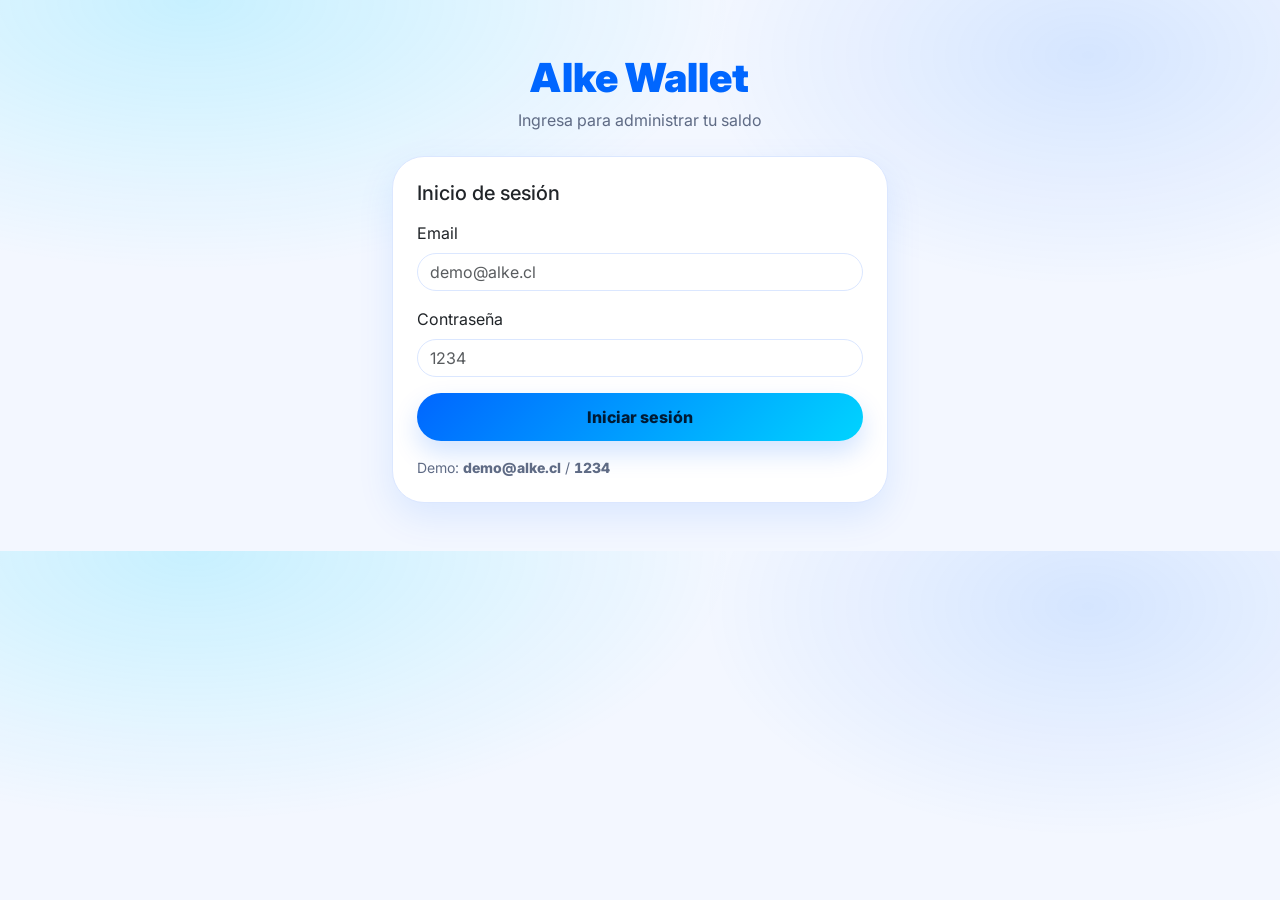
<file: index.html>
<!doctype html>
<html lang="es">
<head>
  <meta charset="utf-8" />
  <meta name="viewport" content="width=device-width, initial-scale=1" />
  <title>Alke Wallet - Login</title>
  <link rel="icon" type="image/png" sizes="64x64" href="assets/imagenes/favicon.png">
  <link href="https://cdn.jsdelivr.net/npm/bootstrap@5.3.3/dist/css/bootstrap.min.css" rel="stylesheet">
  <link rel="stylesheet" href="https://cdn.jsdelivr.net/npm/bootstrap-icons@1.11.3/font/bootstrap-icons.css">
  <link rel="stylesheet" href="assets/css/styles.css">
</head>
<body>
  <div class="container py-5" style="max-width: 520px;">
    <div class="text-center mb-4">
      <a class="navbar-brand login">Alke Wallet</a>
      <p class="text-muted mb-0">Ingresa para administrar tu saldo</p>
    </div>

    <div class="card shadow-sm">
      <div class="card-body p-4">
        <h2 class="h5 mb-3">Inicio de sesión</h2>

        <div id="loginAlert" class="alert d-none" role="alert"></div>

        <form id="loginForm">
          <div class="mb-3">
            <label class="form-label" for="email">Email</label>
            <input class="form-control" id="email" type="email" placeholder="demo@alke.cl" required>
          </div>

          <div class="mb-3">
            <label class="form-label" for="password">Contraseña</label>
            <input class="form-control" id="password" type="password" placeholder="1234" required>
          </div>

          <button class="btn btn-brand w-100" type="submit">Iniciar sesión</button>
          <p class="text-muted small mt-3 mb-0">
            Demo: <span class="mono">demo@alke.cl</span> / <span class="mono">1234</span>
          </p>
        </form>
      </div>
    </div>
  </div>

  <script src="https://code.jquery.com/jquery-3.7.1.min.js"></script>
  <script src="https://cdn.jsdelivr.net/npm/bootstrap@5.3.3/dist/js/bootstrap.bundle.min.js"></script>
  <script src="assets/js/app.js"></script>
</body>
</html>
</file>
<file: assets/css/styles.css>
@import url('https://fonts.googleapis.com/css2?family=Inter:wght@400;500;600;700;800&display=swap');

:root{
  --electric-blue:#0066FF;
  --cyan-bright:#00D4FF;
  --lime-neon:#CCFF00;
  --green-neon:#00FF88;
  --dark-text:#1A1A1A;

  --bg:#f3f7ff;       /* más azuladito */
  --card:#ffffff;
  --border:#dbe7ff;   /* borde azul suave */
}

body{
  font-family:'Inter', system-ui, sans-serif;
  background:
    radial-gradient(900px 450px at 15% 0%, rgba(0,212,255,.18), transparent 60%),
    radial-gradient(700px 420px at 85% 10%, rgba(0,102,255,.12), transparent 55%),
    var(--bg);
  color:var(--dark-text);
}

.navbar{
  background:rgba(255,255,255,.9)!important;
  border-bottom:1px solid var(--border);
  backdrop-filter: blur(10px);
}

.navbar-brand{
  font-weight:900;
  letter-spacing:.2px;
  color:var(--electric-blue)!important;
}

.navbar-brand.login{
    font-size: 40px;
}


.card{
  background:var(--card);
  border:1px solid var(--border);
  border-radius:2rem;
}

.shadow-sm{
  box-shadow:0 14px 36px rgba(0,102,255,.10)!important;
}

/* Tarjetas clickeables (menú) */
.card.card-click{
  transition: transform .15s ease, box-shadow .15s ease, border-color .15s ease;
}
.card.card-click:hover{
  transform: translateY(-2px);
  border-color: rgba(0,102,255,.35);
  box-shadow:0 18px 44px rgba(0,102,255,.16)!important;
}

/* Títulos más pro */
h1,h2,h3,h4,h5{ font-weight:900; }
.text-muted{ color:#5f6b85!important; }

/* Botón principal con gradiente */
.btn-brand{
  background: linear-gradient(135deg, var(--electric-blue), var(--cyan-bright));
  border: none;
  color: #001a33;
  font-weight:800;
  border-radius:2.5rem;
  padding:.75rem 1.25rem;
  box-shadow:0 12px 26px rgba(0,102,255,.18);
}
.btn-brand:hover{
  filter: brightness(.98);
  transform: translateY(-1px);
}

/* Botón “mint” para acciones positivas */
.btn-mint{
  background: linear-gradient(135deg, var(--green-neon), var(--lime-neon));
  border:none;
  color:#05302a;
  font-weight:800;
  border-radius:2.5rem;
  box-shadow:0 10px 22px rgba(0,255,136,.18);
}

/* Inputs más modernos */
.form-control,.form-select,.input-group-text{
  background:var(--card);
  color:var(--dark-text);
  border-color:var(--border);
  border-radius:1.5rem;
}
.form-control:focus,.form-select:focus{
  border-color: rgba(0,212,255,.8);
  box-shadow:0 0 0 .22rem rgba(0,212,255,.20);
}

.mono{
  font-variant-numeric:tabular-nums;
  font-weight:800;
}

/* Badges y detalles */
.badge.bg-success{
  background: linear-gradient(135deg, var(--green-neon), var(--lime-neon))!important;
  color:#05302a;
  font-weight:900;
}
.badge.bg-danger{
  background: linear-gradient(135deg, #ff3b7a, #ff7a59)!important;
  font-weight:900;
}
.btn-brand,
.btn-mint{
  transition: all .2s ease-in-out;
}

.btn-brand:hover{
  background: linear-gradient(135deg, var(--cyan-bright), var(--electric-blue));
  color:#001a33;
  transform: translateY(-1px) scale(1.02);
  box-shadow:0 14px 30px rgba(0,102,255,.25);
}

.btn-mint:hover{
  background: linear-gradient(135deg, var(--lime-neon), var(--green-neon));
  color:#05302a;
  transform: translateY(-1px) scale(1.02);
  box-shadow:0 14px 28px rgba(0,255,136,.25);
}
/* Botón cerrar sesión estilo ghost fintech */
.btn-outline-secondary{
  border-radius:2.5rem !important;
  border:2px solid var(--electric-blue) !important;
  color:var(--electric-blue) !important;
  font-weight:700;
  background:transparent;
  transition:all .2s ease;
}

.btn-outline-secondary:hover{
  background:var(--electric-blue) !important;
  color:white !important;
  box-shadow:0 10px 24px rgba(0,102,255,.25);
}

/* Botón volver al menú integrado */
.btn-outline-primary{
  border-radius:2.5rem !important;
  border:2px solid var(--cyan-bright) !important;
  color:var(--cyan-bright) !important;
  font-weight:700;
  background:transparent;
  transition:all .2s ease;
}

.btn-outline-primary:hover{
  background:var(--cyan-bright) !important;
  color:#001a33 !important;
  box-shadow:0 10px 24px rgba(0,212,255,.25);
}
/* Card clickeable: se nota y reacciona */
.card.card-click{
  cursor: pointer;
  user-select: none;
  transition: transform .15s ease, box-shadow .15s ease, border-color .15s ease, background .15s ease;
  position: relative;
  overflow: hidden;
}

/* brillo suave */
.card.card-click::before{
  content:"";
  position:absolute;
  inset:-2px;
  background: radial-gradient(500px 200px at 20% 0%, rgba(0,212,255,.25), transparent 55%),
              radial-gradient(500px 220px at 80% 20%, rgba(0,102,255,.18), transparent 60%);
  opacity: 0;
  transition: opacity .15s ease;
  pointer-events:none;
}

/* hover */
.card.card-click:hover{
  transform: translateY(-3px);
  border-color: rgba(0,102,255,.35);
  box-shadow: 0 18px 44px rgba(0,102,255,.16) !important;
}

.card.card-click:hover::before{
  opacity: 1;
}

/* “press” al hacer click */
.card.card-click:active{
  transform: translateY(-1px) scale(.99);
  box-shadow: 0 12px 28px rgba(0,102,255,.14) !important;
}

/* micro-indicador de acción */
.card.card-click .card-body{
  position: relative;
}

.card.card-click .card-body::after{
  content:"→";
  position:absolute;
  right: 1.25rem;
  top: 50%;
  transform: translateY(-50%);
  color: rgba(0,102,255,.7);
  font-weight: 900;
  transition: transform .15s ease, color .15s ease;
}

.card.card-click:hover .card-body::after{
  transform: translateY(-50%) translateX(4px);
  color: var(--electric-blue);
}
a.text-decoration-none{
  color: inherit;
}
a.text-decoration-none:focus-visible .card.card-click{
  outline: 3px solid rgba(0,212,255,.35);
  outline-offset: 4px;
}
.bi{
  color: var(--electric-blue) !important;
  transition: transform .2s ease, color .2s ease;
}

.card-click:hover .bi{
  color: var(--cyan-bright) !important;
  transform: scale(1.1);
}
</file>
